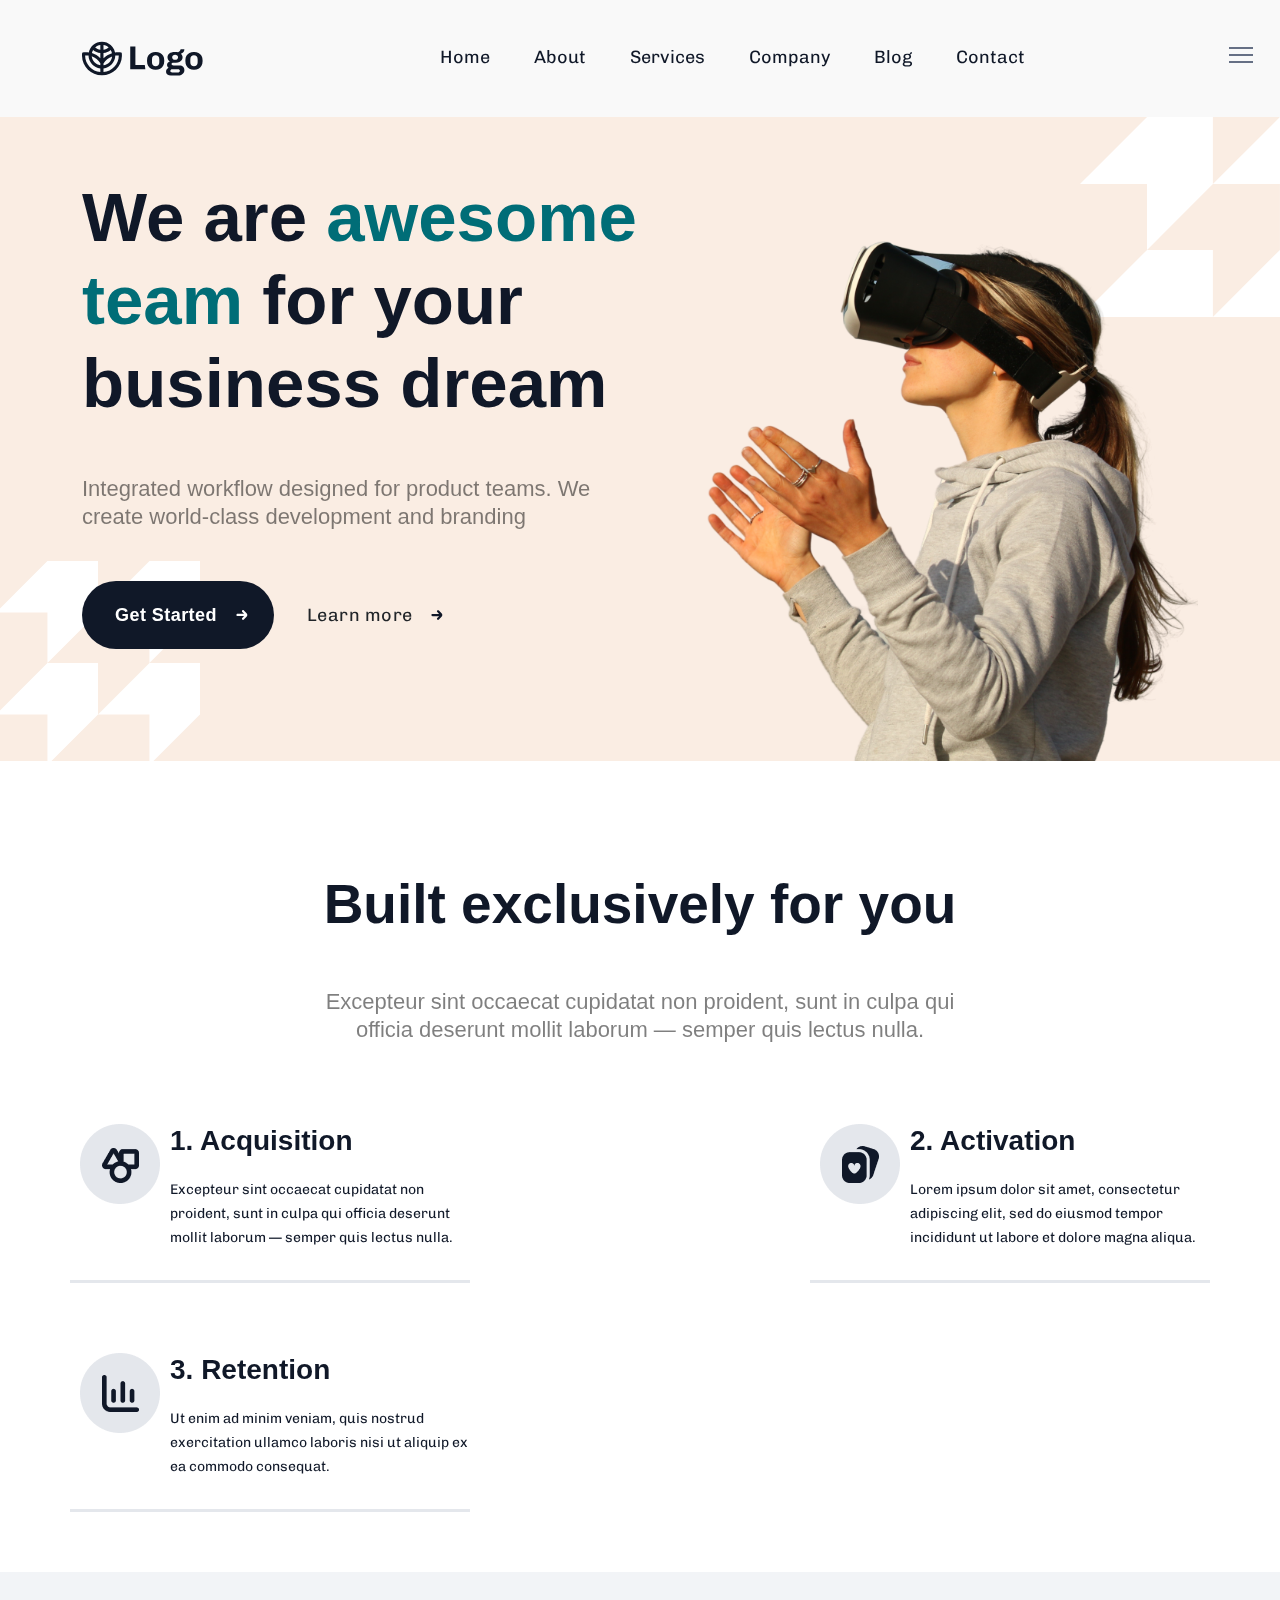
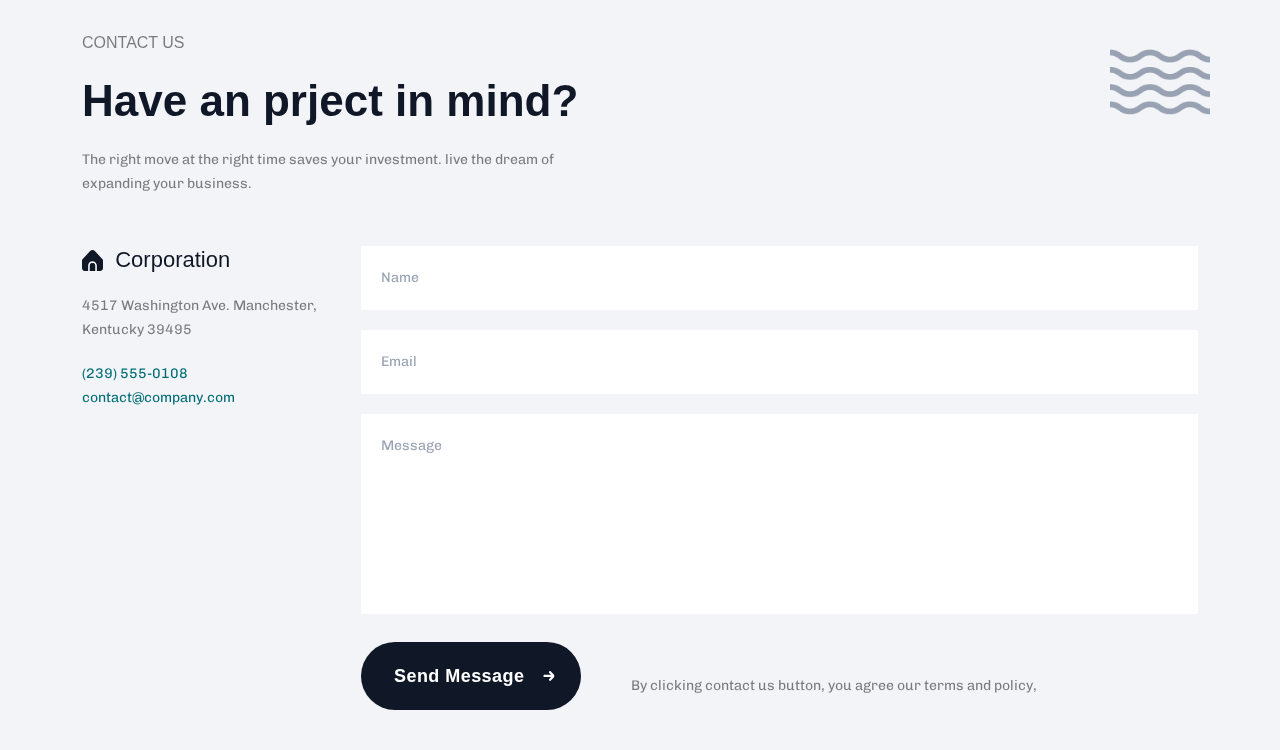
<file: index.html>
<!doctype html>
<html lang="en">

  <head>
    <meta charset="UTF-8">
    <meta name="viewport" content="width=device-width,initial-scale=1,maximum-scale=1">
    <meta http-equiv="X-UA-Compatible" content="ie=edge">
    <meta name="msapplication-TileColor" content="#0E0E0E">
    <meta name="template-color" content="#0E0E0E">
    <link rel="manifest" href="manifest.json" crossorigin>
    <meta name="msapplication-config" content="browserconfig.xml">
    <meta name="description" content="Index page">
    <meta name="keywords" content="index, page">
    <meta name="author" content="">
    <link rel="shortcut icon" type="image/x-icon" href="assets/imgs/template/favicon.svg">
    <title>Fullstack Test Task</title>
    <link href="assets/css/app.833fe91.bundle.css" rel="stylesheet">
  </head>

  <body>
    <div id="preloader-active">
      <div class="preloader d-flex align-items-center justify-content-center">
        <div class="preloader-inner position-relative">
          <div class="text-center">
            <div class="loader"></div>
          </div>
        </div>
      </div>
    </div>
    <header class="header sticky-bar">
      <div class="container">
        <div class="main-header">
          <div class="header-left">
            <div class="header-logo"><a class="d-flex" href="index.html"><img alt="Logo" src="assets/imgs/template/logo.svg"></a></div>
            <div class="header-nav">
              <nav class="nav-main-menu d-none d-xl-block">
                <ul class="main-menu">
                  <li><a class="active" href="#">Home</a></li>
                  <li><a href="#">About</a></li>
                  <li><a href="#">Services</a></li>
                  <li><a href="#">Company</a></li>
                  <li><a href="#">Blog</a></li>
                  <li><a href="#">Contact</a></li>
                </ul>
              </nav>
              <div class="burger-icon burger-icon-white"><span class="burger-icon-top"></span><span class="burger-icon-mid"></span><span class="burger-icon-bottom"></span></div>
            </div>
          </div>
          <div class="header-right">
            <div class="block-signin"><a class="btn btn-default hover-up icon-arrow-right" href="#questionForm">Get Started</a></div>
          </div>
        </div>
      </div>
    </header>
    <div class="mobile-header-active mobile-header-wrapper-style perfect-scrollbar">
      <div class="mobile-header-wrapper-inner">
        <div class="mobile-header-content-area">
          <div class="perfect-scroll">
            <div class="mobile-menu-wrap mobile-header-border">
              <nav>
                <ul class="mobile-menu font-heading">
                  <li><a class="active" href="#">Home</a></li>
                  <li><a href="#">About</a></li>
                  <li><a href="#">Services</a></li>
                  <li><a href="#">Company</a></li>
                  <li><a href="#">Blog</a></li>
                  <li><a href="#">Contact</a></li>
                </ul>
              </nav>
            </div>
          </div>
        </div>
      </div>
    </div>
    <main class="main">
      <div class="banner-hero banner-1">
        <div class="container d-flex justify-content-between">
          <div class="col-12 col-lg-6">
            <h1 class="mb-50">We are <span>awesome team</span> for your business dream</h1>
            <h5 class="text-black-50 mb-50">Integrated workflow designed for product teams. We create world-class development and branding</h5><a class="btn btn-black icon-arrow-right-white" href="#questionForm">Get Started</a><a class="btn icon-arrow-right" href="#info">Learn more</a>
          </div>
          <div class="d-xl-block d-none d-flex"><img style="margin-bottom:-28px" alt="" src="assets/imgs/template/Rectangle.png"></div>
        </div>
      </div>
      <div class="banner-hero banner-3" id="info">
        <div class="container">
          <div class="row justify-content-center">
            <div class="col-12 col-xl-7">
              <h2 class="mt-50 mb-50 text-center">Built exclusively for you</h2>
              <h5 class="mb-50 text-cemter text-black-50 text-center">Excepteur sint occaecat cupidatat non proident, sunt in culpa qui officia deserunt mollit laborum — semper quis lectus nulla.</h5>
            </div>
          </div>
          <div class="col row justify-content-xl-between justify-content-center">
            <div class="info-card mb-40">
              <div class="image-block d-sm-block d-none">
                <div class="fusion"><img class="image1" src="./assets/imgs/template/icons/Ellips.png"><img class="image2" src="./assets/imgs/template/icons/figures.png"></div>
              </div>
              <div class="info-block">
                <h4 class="mb-20">1. Acquisition</h4>
                <p>Excepteur sint occaecat cupidatat non proident, sunt in culpa qui officia deserunt mollit laborum — semper quis lectus nulla.</p>
              </div>
            </div>
            <div class="info-card mb-40">
              <div class="image-block d-sm-block d-none">
                <div class="fusion"><img class="image1" src="./assets/imgs/template/icons/Ellips.png"><img class="image2" src="./assets/imgs/template/icons/cards.png"></div>
              </div>
              <div class="info-block">
                <h4 class="mb-20">2. Activation</h4>
                <p>Lorem ipsum dolor sit amet, consectetur adipiscing elit, sed do eiusmod tempor incididunt ut labore et dolore magna aliqua.</p>
              </div>
            </div>
            <div class="info-card mb-40">
              <div class="image-block d-sm-block d-none">
                <div class="fusion"><img class="image1" src="./assets/imgs/template/icons/Ellips.png"><img class="image2" src="./assets/imgs/template/icons/statistics.png"></div>
              </div>
              <div class="info-block">
                <h4 class="mb-20">3. Retention</h4>
                <p>Ut enim ad minim veniam, quis nostrud exercitation ullamco laboris nisi ut aliquip ex ea commodo consequat.</p>
              </div>
            </div>
          </div>
        </div>
      </div>
      <div class="banner-hero banner-5">
        <div class="container">
          <div class="info row col-12 col-xl-6">
            <h6 class="text-black-50 uppercase">Contact us</h6>
            <h3 class="mtb-20">Have an prject in mind?</h3>
            <p class="text-black-50">The right move at the right time saves your investment. live the dream of expanding your business.</p>
          </div>
          <div class="form-block mt-50">
            <div class="contacts">
              <div class="d-flex align-items-center mb-20"><img src="./assets/imgs/template/icons/icon-home.svg">
                <h5>&nbsp;&nbsp;Corporation</h5>
              </div>
              <p class="text-black-50 mb-20">4517 Washington Ave. Manchester, Kentucky 39495</p><a href="tel: 239-555-0108">(239) 555-0108</a><br><a href="email: contact@company.com">contact@company.com</a>
            </div>
            <form id="questionForm" onsubmit="sendMessage()"><input name="name" placeholder="Name" required><input type="email" name="email" placeholder="Email" required><textarea type="text" name="message" placeholder="Message" required></textarea>
              <div class="d-xl-flex align-items-center"><button class="btn btn-black icon-arrow-right-white mr-50 mb-20" onclick="">Send Message</button>
                <p class="text-black-50">By clicking contact us button, you agree our terms and policy,</p>
              </div>
            </form>
          </div>
        </div>
      </div>
    </main>
    <script src="assets/js/vendors/modernizr-3.6.0.min.js"></script>
    <script src="assets/js/vendors/jquery-3.6.0.min.js"></script>
    <script src="assets/js/vendors/jquery-migrate-3.3.0.min.js"></script>
    <script src="assets/js/vendors/bootstrap.bundle.min.js"></script>
    <script src="assets/js/vendors/waypoints.js"></script>
    <script src="assets/js/vendors/wow.js"></script>
    <script src="assets/js/vendors/magnific-popup.js"></script>
    <script src="assets/js/vendors/perfect-scrollbar.min.js"></script>
    <script src="assets/js/vendors/select2.min.js"></script>
    <script src="assets/js/vendors/isotope.js"></script>
    <script src="assets/js/vendors/scrollup.js"></script>
    <script src="assets/js/vendors/counterup.js"></script>
    <script src="assets/js/vendors/slick.js"></script>
    <script src="assets/js/vendors/jquery.elevatezoom.js"></script>
    <script src="assets/js/vendors/swiper-bundle.min.js"></script>
    <script src="assets/js/vendors/noUISlider.js"></script>
    <script src="assets/js/vendors/slider.js"></script>
    <script src="assets/js/main.js?v=1.0"></script>
    <script defer="defer" src="assets/js/app.0bec4d0.bundle.js"></script>
  </body>

</html>
</file>
